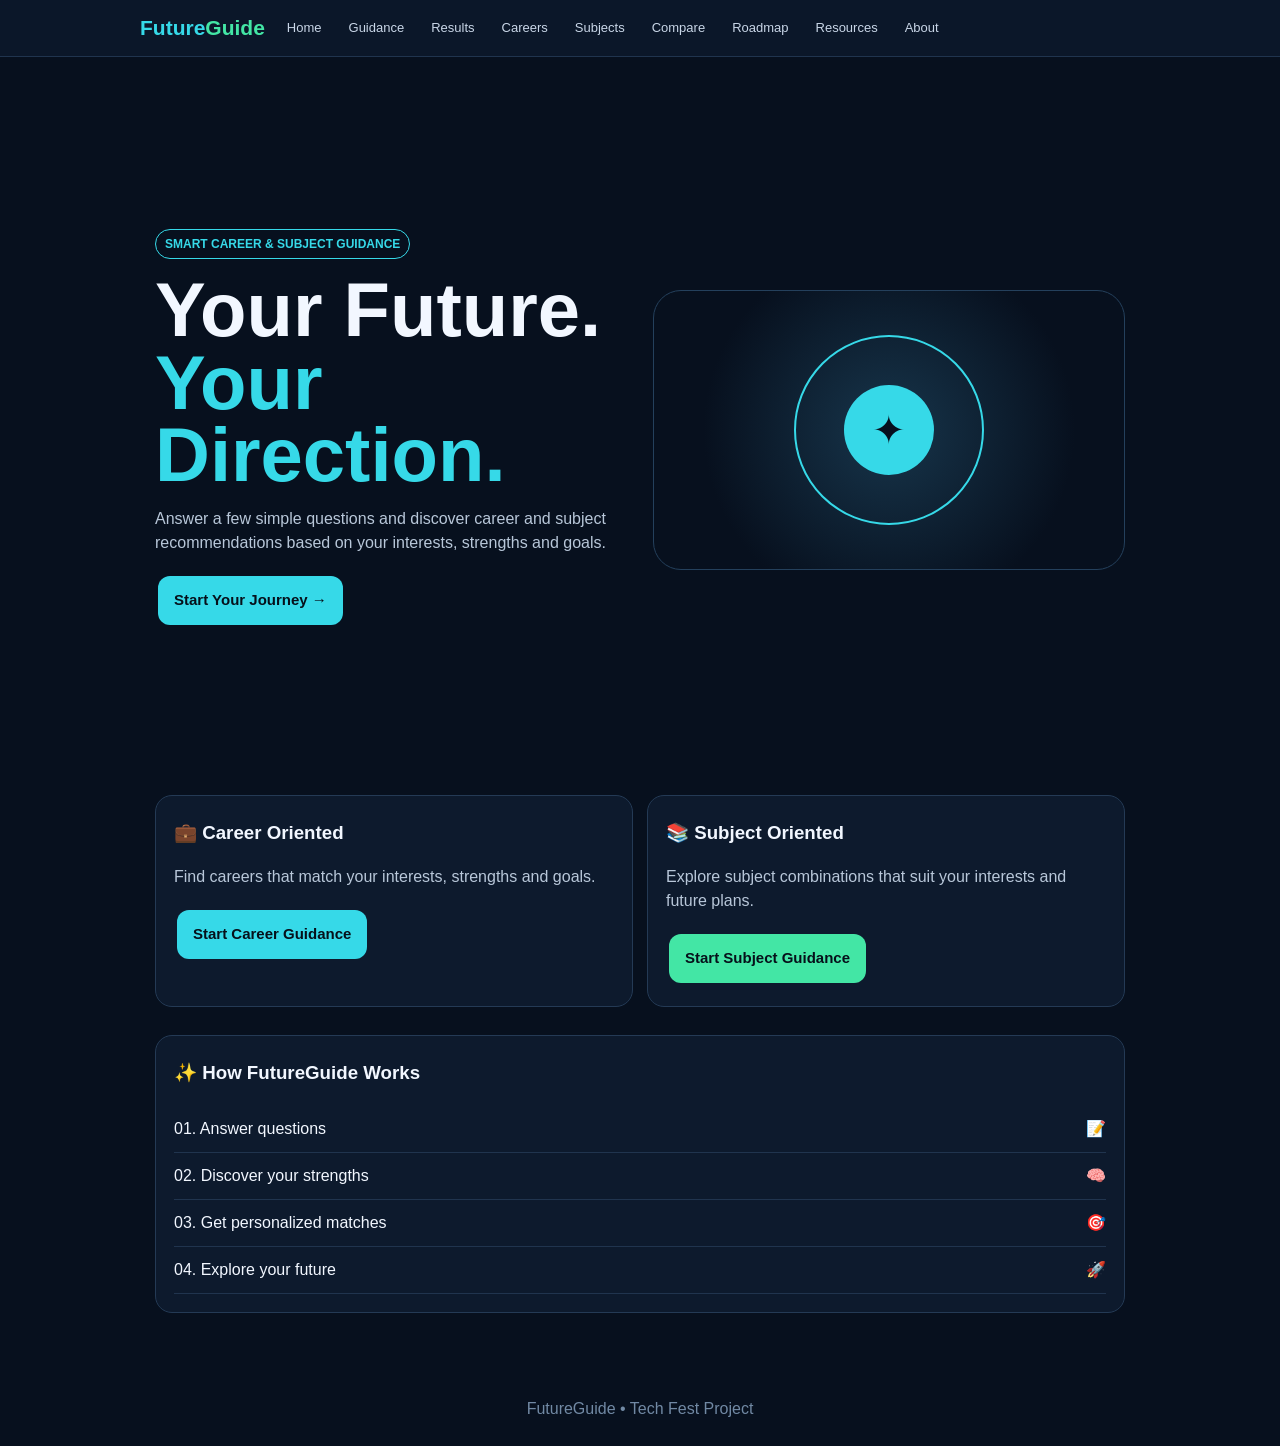
<file: index.html>
<!DOCTYPE html>
<html lang="en">

<head>

    <meta charset="UTF-8">

    <meta name="viewport"
          content="width=device-width, initial-scale=1.0">

    <title>FutureGuide</title>

    <link rel="stylesheet"
          href="style.css">

</head>

<body>

<header>

    <div class="nav">

        <div class="logo">
            Future<span>Guide</span>
        </div>

        <a href="index.html">Home</a>
        <a href="guidance.html">Guidance</a>
        <a href="results.html">Results</a>
        <a href="careers.html">Careers</a>
        <a href="subjects.html">Subjects</a>
        <a href="compare.html">Compare</a>
        <a href="roadmap.html">Roadmap</a>
        <a href="resources.html">Resources</a>
        <a href="about.html">About</a>

    </div>

</header>


<main>

    <section class="hero">

        <div class="heroText">

            <span class="badge">
                SMART CAREER & SUBJECT GUIDANCE
            </span>

            <h1>
                Your Future.
                <br>
                <span>Your Direction.</span>
            </h1>

            <p>
                Answer a few simple questions and discover
                career and subject recommendations based
                on your interests, strengths and goals.
            </p>

            <a class="btn primary"
               href="guidance.html">

                Start Your Journey →

            </a>

        </div>


        <div class="heroArt">

            <div class="art">

                <div class="orbit">

                    <div class="core">
                        ✦
                    </div>

                </div>

            </div>

        </div>

    </section>


    <div class="grid">


        <div class="card">

            <h3>
                💼 Career Oriented
            </h3>

            <p>
                Find careers that match your interests,
                strengths and goals.
            </p>

            <a
                class="btn primary"
                href="guidance.html">

                Start Career Guidance

            </a>

        </div>


        <div class="card">

            <h3>
                📚 Subject Oriented
            </h3>

            <p>
                Explore subject combinations that
                suit your interests and future plans.
            </p>

            <a
                class="btn green"
                href="guidance.html">

                Start Subject Guidance

            </a>

        </div>

    </div>


    <div class="card">

        <h3>✨ How FutureGuide Works</h3>

        <div class="row">

            <span>01. Answer questions</span>

            <span>📝</span>

        </div>

        <div class="row">

            <span>02. Discover your strengths</span>

            <span>🧠</span>

        </div>

        <div class="row">

            <span>03. Get personalized matches</span>

            <span>🎯</span>

        </div>

        <div class="row">

            <span>04. Explore your future</span>

            <span>🚀</span>

        </div>

    </div>

</main>


<footer>
    FutureGuide • Tech Fest Project
</footer>


<script src="script.js"></script>

</body>

</html>
</file>
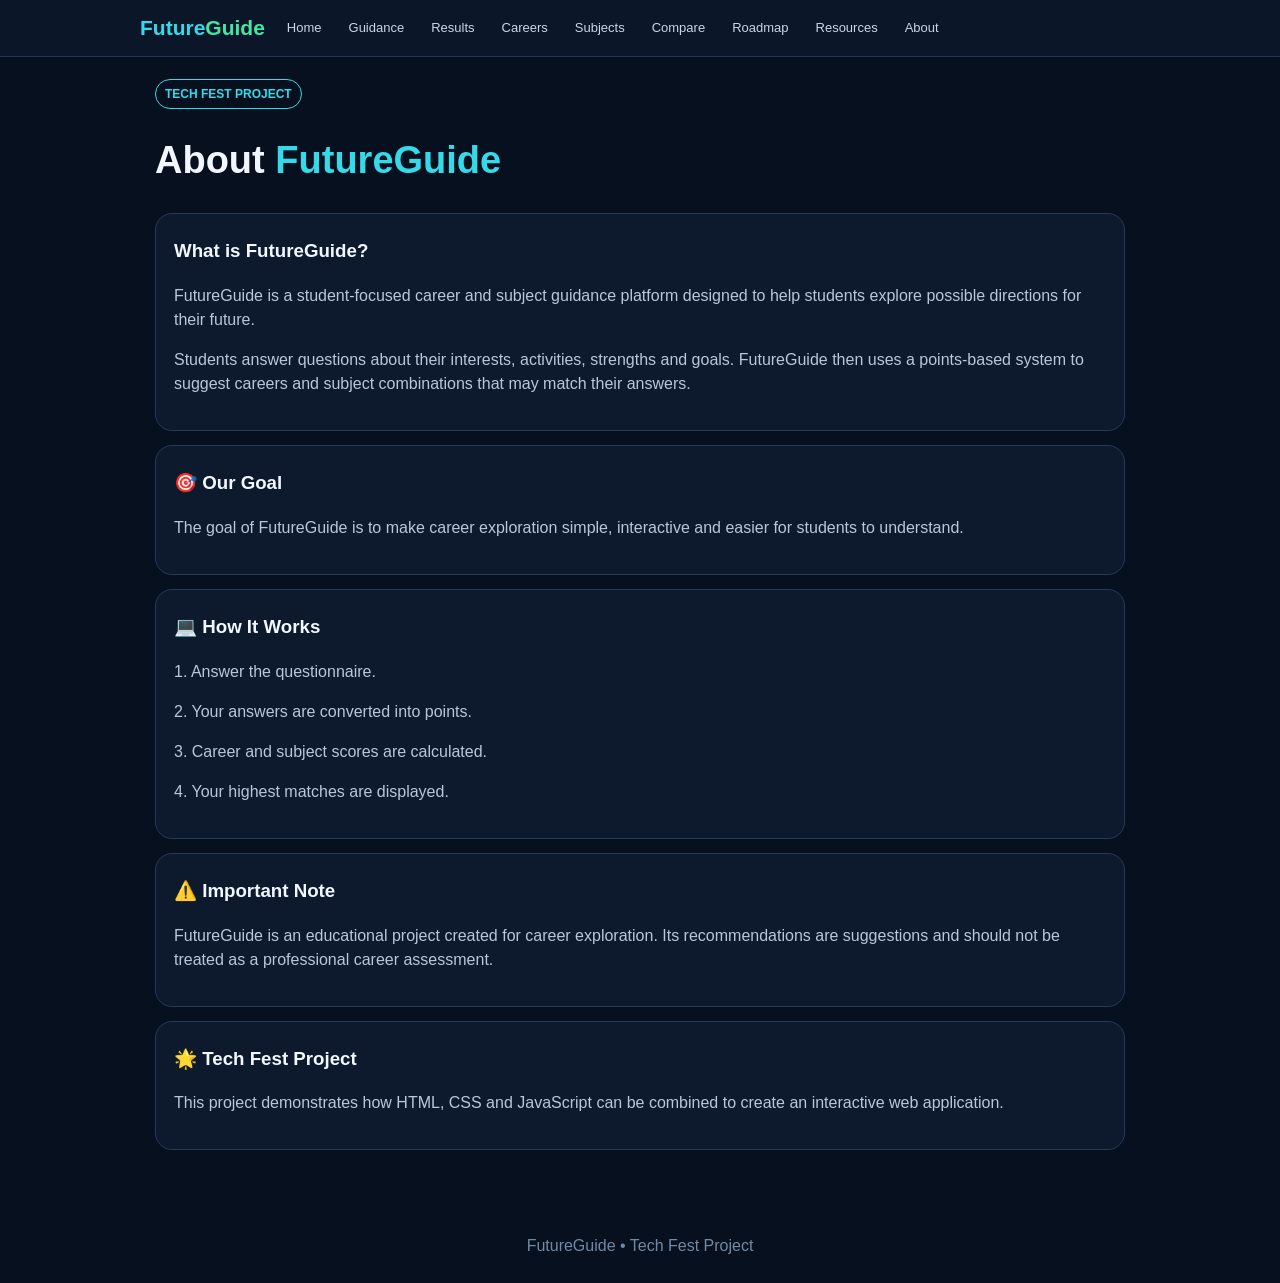
<file: about.html>
<!DOCTYPE html>
<html lang="en">

<head>

    <meta charset="UTF-8">

    <meta name="viewport"
          content="width=device-width, initial-scale=1.0">

    <title>About - FutureGuide</title>

    <link rel="stylesheet" href="style.css">

</head>

<body>

<header>

    <div class="nav">

        <div class="logo">
            Future<span>Guide</span>
        </div>

        <a href="index.html">Home</a>
        <a href="guidance.html">Guidance</a>
        <a href="results.html">Results</a>
        <a href="careers.html">Careers</a>
        <a href="subjects.html">Subjects</a>
        <a href="compare.html">Compare</a>
        <a href="roadmap.html">Roadmap</a>
        <a href="resources.html">Resources</a>
        <a href="about.html">About</a>

    </div>

</header>


<main>

    <span class="badge">
        TECH FEST PROJECT
    </span>

    <h2>
        About <span>FutureGuide</span>
    </h2>


    <div class="card">

        <h3>What is FutureGuide?</h3>

        <p>
            FutureGuide is a student-focused career
            and subject guidance platform designed
            to help students explore possible
            directions for their future.
        </p>

        <p>
            Students answer questions about their
            interests, activities, strengths and goals.
            FutureGuide then uses a points-based system
            to suggest careers and subject combinations
            that may match their answers.
        </p>

    </div>


    <div class="card">

        <h3>🎯 Our Goal</h3>

        <p>
            The goal of FutureGuide is to make career
            exploration simple, interactive and easier
            for students to understand.
        </p>

    </div>


    <div class="card">

        <h3>💻 How It Works</h3>

        <p>
            1. Answer the questionnaire.
        </p>

        <p>
            2. Your answers are converted into points.
        </p>

        <p>
            3. Career and subject scores are calculated.
        </p>

        <p>
            4. Your highest matches are displayed.
        </p>

    </div>


    <div class="card">

        <h3>⚠️ Important Note</h3>

        <p>
            FutureGuide is an educational project
            created for career exploration. Its
            recommendations are suggestions and should
            not be treated as a professional career
            assessment.
        </p>

    </div>


    <div class="card">

        <h3>🌟 Tech Fest Project</h3>

        <p>
            This project demonstrates how HTML, CSS
            and JavaScript can be combined to create
            an interactive web application.
        </p>

    </div>

</main>


<footer>
    FutureGuide • Tech Fest Project
</footer>

</body>
</html>
</file>
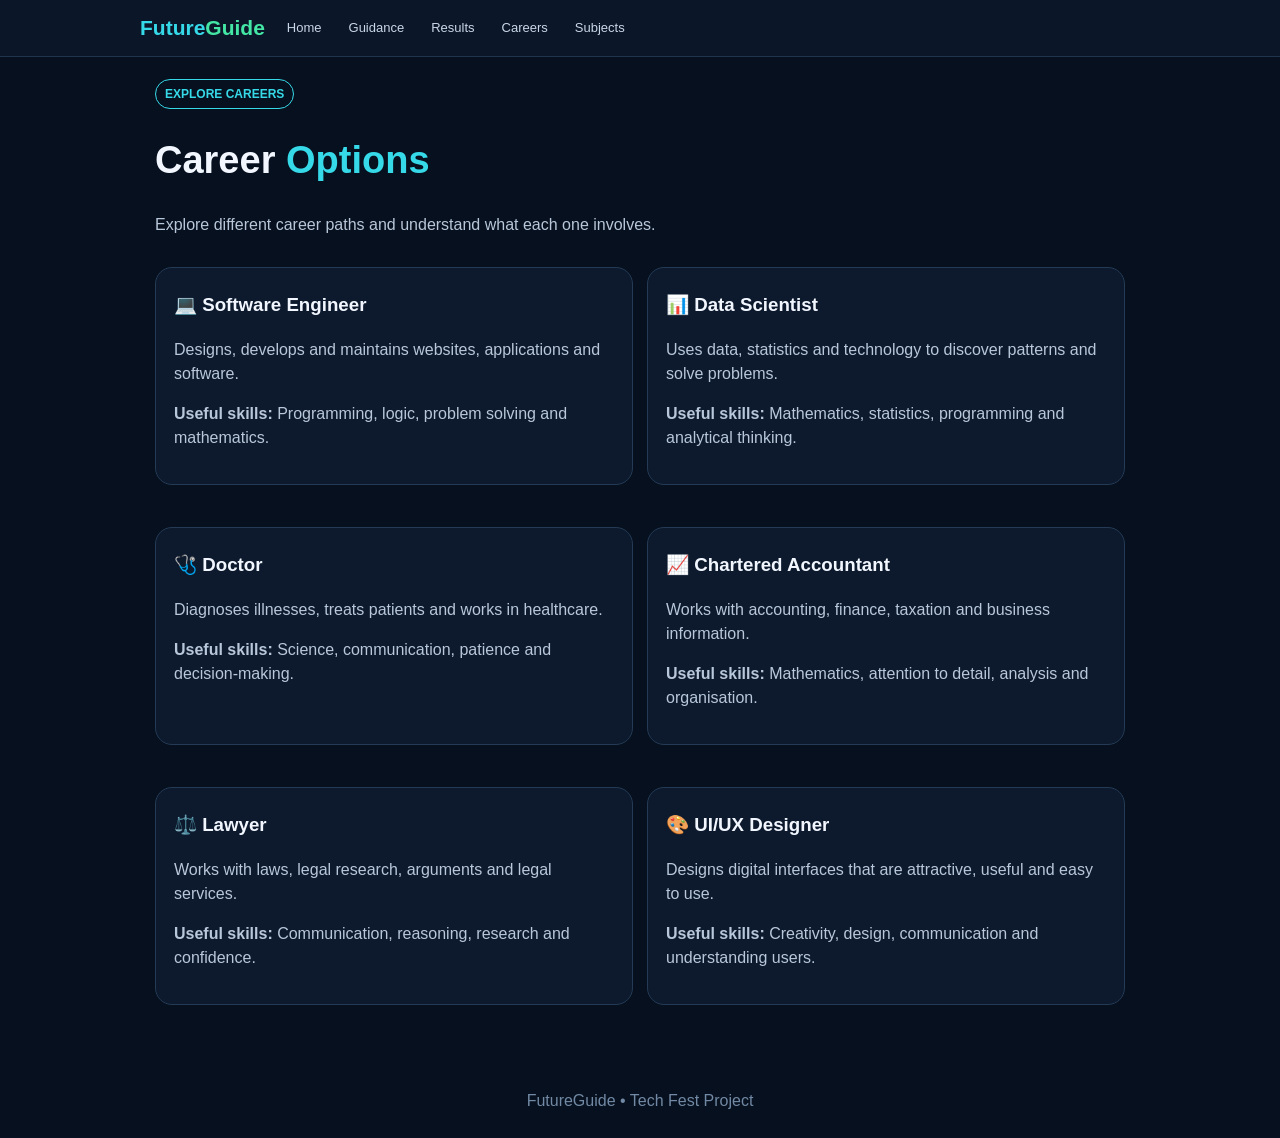
<file: careers.html>
<!DOCTYPE html>
<html lang="en">

<head>

    <meta charset="UTF-8">

    <meta name="viewport"
          content="width=device-width, initial-scale=1.0">

    <title>Careers - FutureGuide</title>

    <link rel="stylesheet" href="style.css">

</head>

<body>

<header>

    <div class="nav">

        <div class="logo">
            Future<span>Guide</span>
        </div>

        <a href="index.html">Home</a>
        <a href="guidance.html">Guidance</a>
        <a href="results.html">Results</a>
        <a href="careers.html">Careers</a>
        <a href="subjects.html">Subjects</a>

    </div>

</header>


<main>

    <span class="badge">
        EXPLORE CAREERS
    </span>

    <h2>
        Career <span>Options</span>
    </h2>

    <p>
        Explore different career paths and
        understand what each one involves.
    </p>


    <div class="grid">


        <div class="card">

            <h3>💻 Software Engineer</h3>

            <p>
                Designs, develops and maintains
                websites, applications and software.
            </p>

            <p>
                <b>Useful skills:</b>
                Programming, logic, problem solving
                and mathematics.
            </p>

        </div>


        <div class="card">

            <h3>📊 Data Scientist</h3>

            <p>
                Uses data, statistics and technology
                to discover patterns and solve problems.
            </p>

            <p>
                <b>Useful skills:</b>
                Mathematics, statistics, programming
                and analytical thinking.
            </p>

        </div>


        <div class="card">

            <h3>🩺 Doctor</h3>

            <p>
                Diagnoses illnesses, treats patients
                and works in healthcare.
            </p>

            <p>
                <b>Useful skills:</b>
                Science, communication, patience
                and decision-making.
            </p>

        </div>


        <div class="card">

            <h3>📈 Chartered Accountant</h3>

            <p>
                Works with accounting, finance,
                taxation and business information.
            </p>

            <p>
                <b>Useful skills:</b>
                Mathematics, attention to detail,
                analysis and organisation.
            </p>

        </div>


        <div class="card">

            <h3>⚖️ Lawyer</h3>

            <p>
                Works with laws, legal research,
                arguments and legal services.
            </p>

            <p>
                <b>Useful skills:</b>
                Communication, reasoning,
                research and confidence.
            </p>

        </div>


        <div class="card">

            <h3>🎨 UI/UX Designer</h3>

            <p>
                Designs digital interfaces that
                are attractive, useful and easy to use.
            </p>

            <p>
                <b>Useful skills:</b>
                Creativity, design, communication
                and understanding users.
            </p>

        </div>

    </div>

</main>


<footer>
    FutureGuide • Tech Fest Project
</footer>

</body>
</html>
</file>
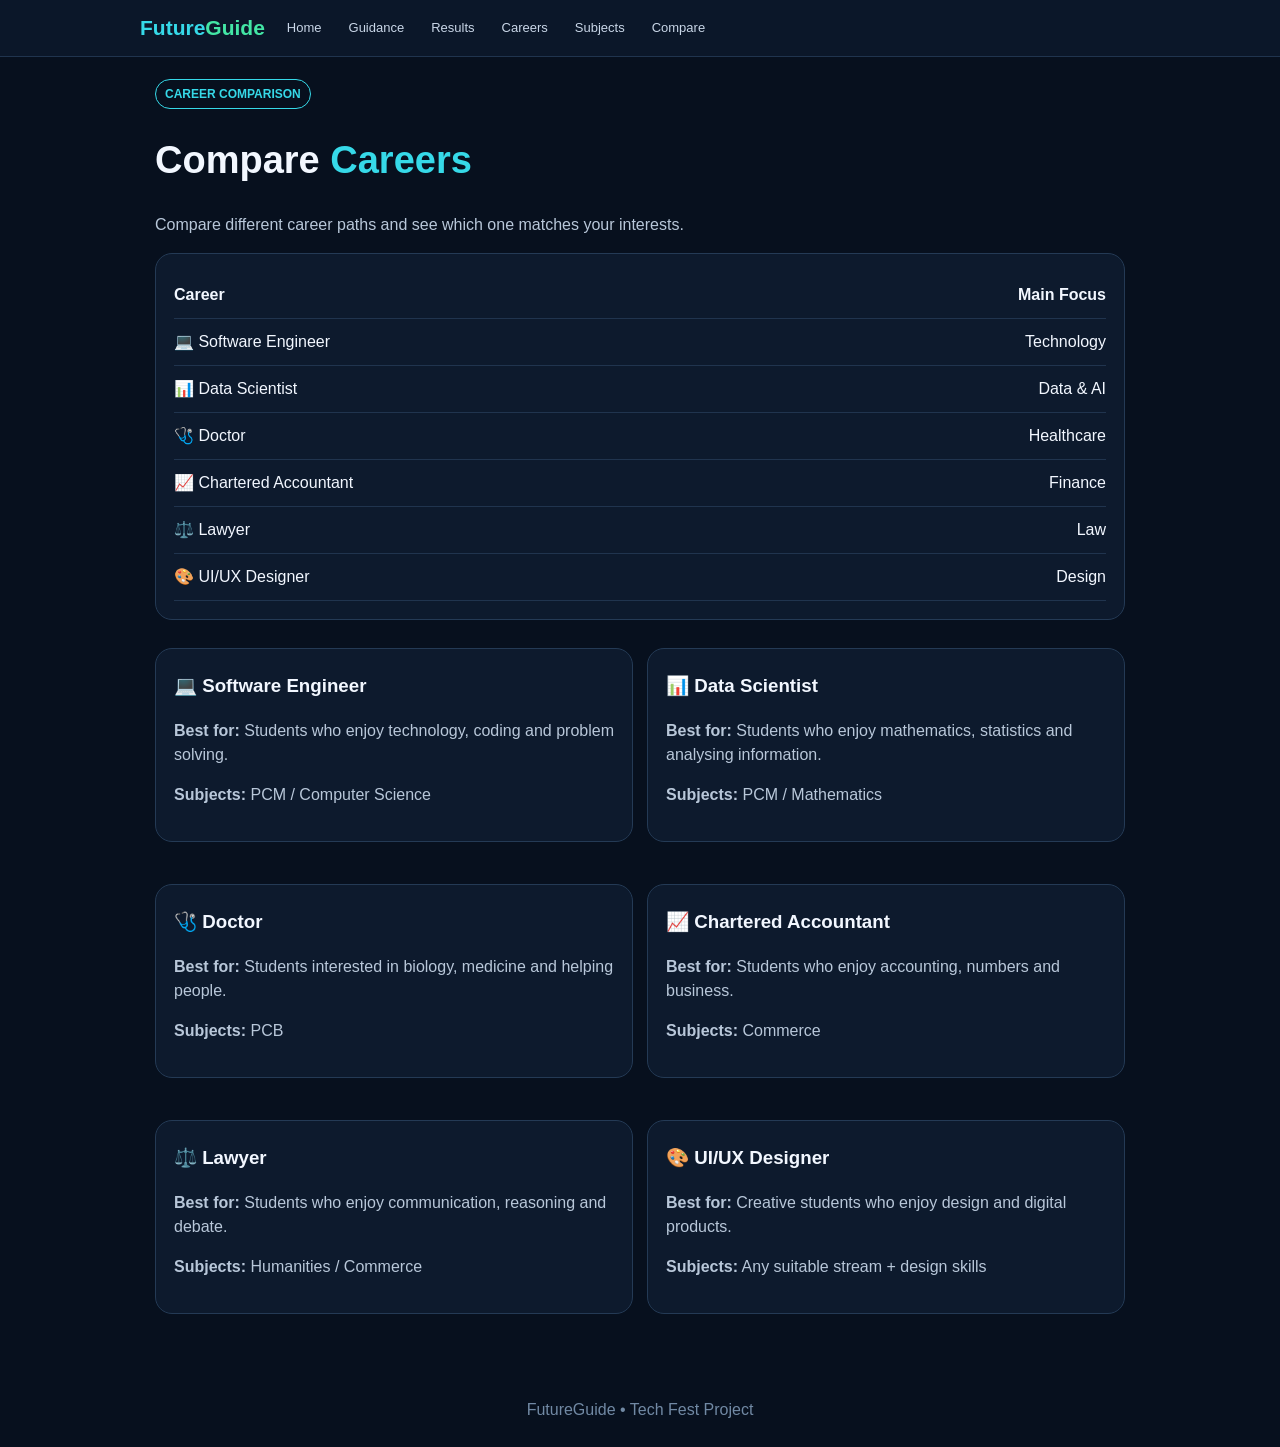
<file: compare.html>
<!DOCTYPE html>
<html lang="en">

<head>

    <meta charset="UTF-8">

    <meta name="viewport"
          content="width=device-width, initial-scale=1.0">

    <title>Compare Careers - FutureGuide</title>

    <link rel="stylesheet" href="style.css">

</head>

<body>

<header>

    <div class="nav">

        <div class="logo">
            Future<span>Guide</span>
        </div>

        <a href="index.html">Home</a>
        <a href="guidance.html">Guidance</a>
        <a href="results.html">Results</a>
        <a href="careers.html">Careers</a>
        <a href="subjects.html">Subjects</a>
        <a href="compare.html">Compare</a>

    </div>

</header>


<main>

    <span class="badge">
        CAREER COMPARISON
    </span>

    <h2>
        Compare <span>Careers</span>
    </h2>

    <p>
        Compare different career paths and
        see which one matches your interests.
    </p>


    <div class="card">

        <div class="row">
            <b>Career</b>
            <b>Main Focus</b>
        </div>

        <div class="row">
            <span>💻 Software Engineer</span>
            <span>Technology</span>
        </div>

        <div class="row">
            <span>📊 Data Scientist</span>
            <span>Data & AI</span>
        </div>

        <div class="row">
            <span>🩺 Doctor</span>
            <span>Healthcare</span>
        </div>

        <div class="row">
            <span>📈 Chartered Accountant</span>
            <span>Finance</span>
        </div>

        <div class="row">
            <span>⚖️ Lawyer</span>
            <span>Law</span>
        </div>

        <div class="row">
            <span>🎨 UI/UX Designer</span>
            <span>Design</span>
        </div>

    </div>


    <div class="grid">


        <div class="card">

            <h3>💻 Software Engineer</h3>

            <p>
                <b>Best for:</b>
                Students who enjoy technology,
                coding and problem solving.
            </p>

            <p>
                <b>Subjects:</b>
                PCM / Computer Science
            </p>

        </div>


        <div class="card">

            <h3>📊 Data Scientist</h3>

            <p>
                <b>Best for:</b>
                Students who enjoy mathematics,
                statistics and analysing information.
            </p>

            <p>
                <b>Subjects:</b>
                PCM / Mathematics
            </p>

        </div>


        <div class="card">

            <h3>🩺 Doctor</h3>

            <p>
                <b>Best for:</b>
                Students interested in biology,
                medicine and helping people.
            </p>

            <p>
                <b>Subjects:</b>
                PCB
            </p>

        </div>


        <div class="card">

            <h3>📈 Chartered Accountant</h3>

            <p>
                <b>Best for:</b>
                Students who enjoy accounting,
                numbers and business.
            </p>

            <p>
                <b>Subjects:</b>
                Commerce
            </p>

        </div>


        <div class="card">

            <h3>⚖️ Lawyer</h3>

            <p>
                <b>Best for:</b>
                Students who enjoy communication,
                reasoning and debate.
            </p>

            <p>
                <b>Subjects:</b>
                Humanities / Commerce
            </p>

        </div>


        <div class="card">

            <h3>🎨 UI/UX Designer</h3>

            <p>
                <b>Best for:</b>
                Creative students who enjoy
                design and digital products.
            </p>

            <p>
                <b>Subjects:</b>
                Any suitable stream + design skills
            </p>

        </div>

    </div>

</main>


<footer>
    FutureGuide • Tech Fest Project
</footer>

</body>
</html>
</file>
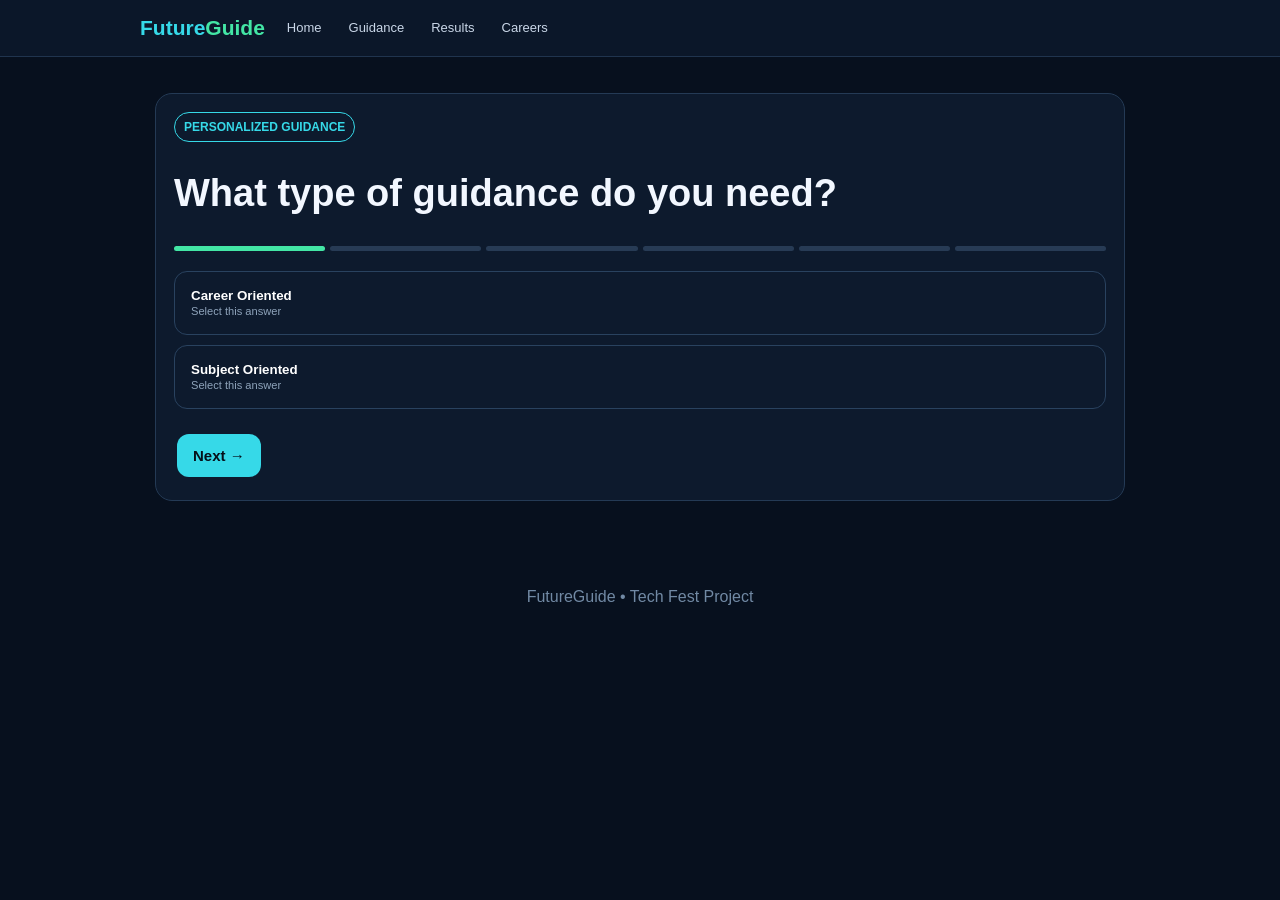
<file: guidance.html>
<!DOCTYPE html>
<html lang="en">

<head>
    <meta charset="UTF-8">

    <meta name="viewport"
          content="width=device-width, initial-scale=1.0">

    <title>Guidance - FutureGuide</title>

    <link rel="stylesheet" href="style.css">
</head>

<body>

<header>

    <div class="nav">

        <div class="logo">
            Future<span>Guide</span>
        </div>

        <a href="index.html">Home</a>
        <a href="guidance.html">Guidance</a>
        <a href="results.html">Results</a>
        <a href="careers.html">Careers</a>

    </div>

</header>


<main>

    <div class="card">

        <span class="badge">
            PERSONALIZED GUIDANCE
        </span>

        <h2 id="question">
            Loading...
        </h2>

        <div id="progress" class="progress"></div>

        <div id="options" class="options"></div>

        <button
            id="next"
            class="btn primary"
            onclick="next()">

            Next →

        </button>

    </div>

</main>


<footer>
    FutureGuide • Tech Fest Project
</footer>


<script src="script.js"></script>

<script>
    render();
</script>

</body>
</html>
</file>
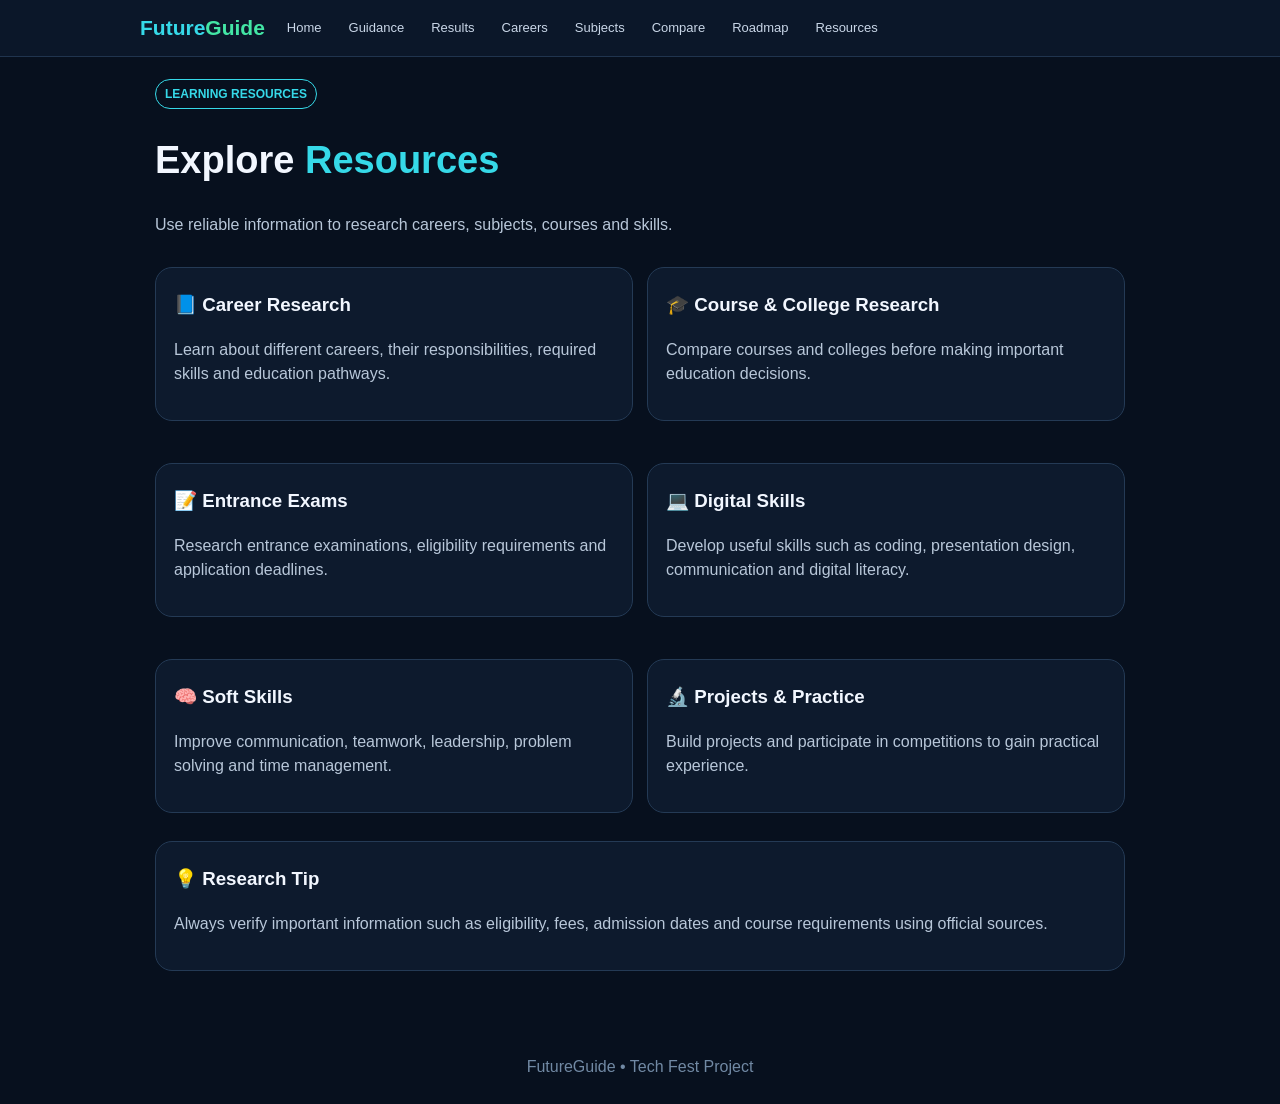
<file: resources.html>
<!DOCTYPE html>
<html lang="en">

<head>

    <meta charset="UTF-8">

    <meta name="viewport"
          content="width=device-width, initial-scale=1.0">

    <title>Resources - FutureGuide</title>

    <link rel="stylesheet" href="style.css">

</head>

<body>

<header>

    <div class="nav">

        <div class="logo">
            Future<span>Guide</span>
        </div>

        <a href="index.html">Home</a>
        <a href="guidance.html">Guidance</a>
        <a href="results.html">Results</a>
        <a href="careers.html">Careers</a>
        <a href="subjects.html">Subjects</a>
        <a href="compare.html">Compare</a>
        <a href="roadmap.html">Roadmap</a>
        <a href="resources.html">Resources</a>

    </div>

</header>


<main>

    <span class="badge">
        LEARNING RESOURCES
    </span>

    <h2>
        Explore <span>Resources</span>
    </h2>

    <p>
        Use reliable information to research
        careers, subjects, courses and skills.
    </p>


    <div class="grid">


        <div class="card">

            <h3>📘 Career Research</h3>

            <p>
                Learn about different careers,
                their responsibilities, required
                skills and education pathways.
            </p>

        </div>


        <div class="card">

            <h3>🎓 Course & College Research</h3>

            <p>
                Compare courses and colleges before
                making important education decisions.
            </p>

        </div>


        <div class="card">

            <h3>📝 Entrance Exams</h3>

            <p>
                Research entrance examinations,
                eligibility requirements and
                application deadlines.
            </p>

        </div>


        <div class="card">

            <h3>💻 Digital Skills</h3>

            <p>
                Develop useful skills such as
                coding, presentation design,
                communication and digital literacy.
            </p>

        </div>


        <div class="card">

            <h3>🧠 Soft Skills</h3>

            <p>
                Improve communication, teamwork,
                leadership, problem solving and
                time management.
            </p>

        </div>


        <div class="card">

            <h3>🔬 Projects & Practice</h3>

            <p>
                Build projects and participate in
                competitions to gain practical
                experience.
            </p>

        </div>

    </div>


    <div class="card">

        <h3>💡 Research Tip</h3>

        <p>
            Always verify important information such
            as eligibility, fees, admission dates and
            course requirements using official sources.
        </p>

    </div>

</main>


<footer>
    FutureGuide • Tech Fest Project
</footer>

</body>
</html>
</file>
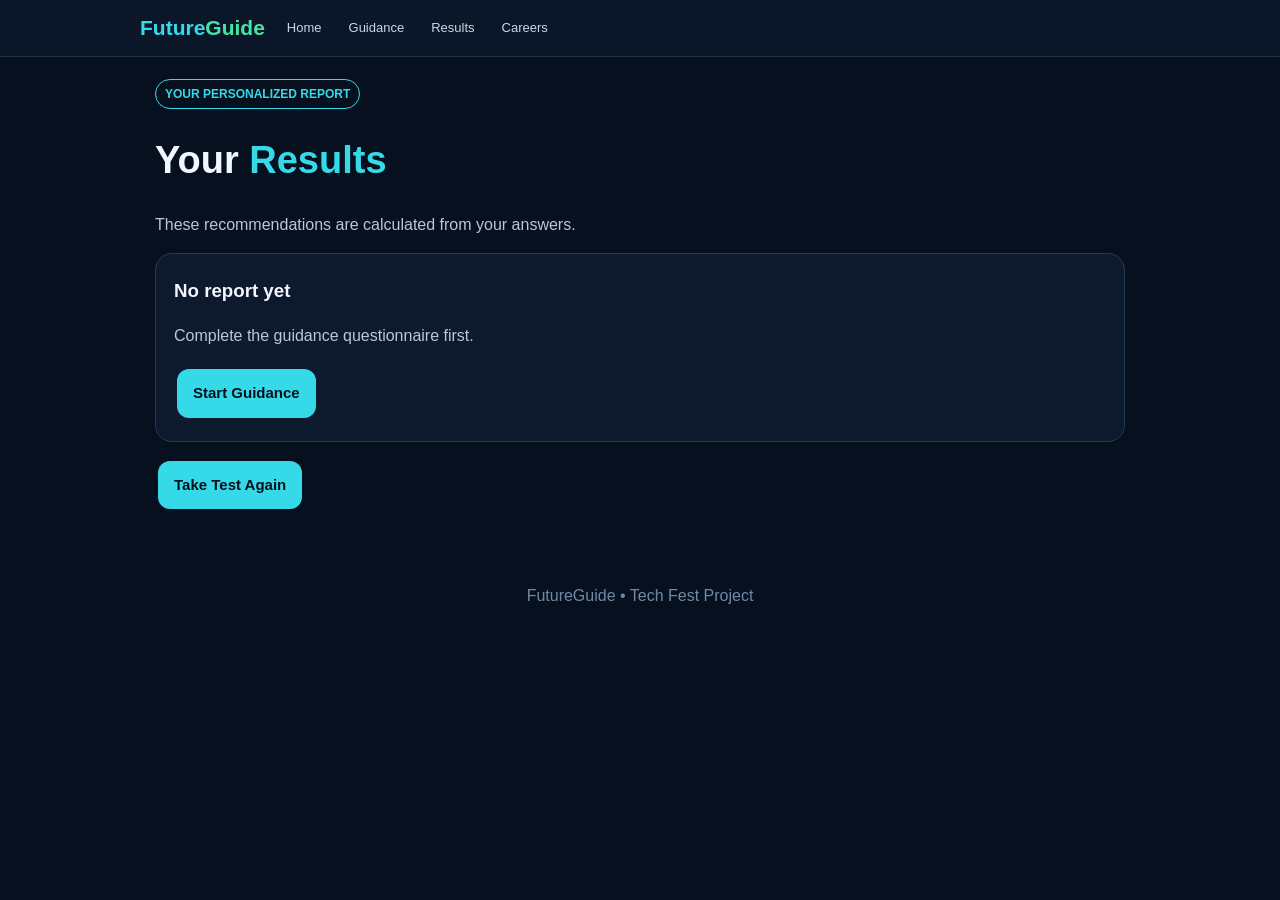
<file: results.html>
<!DOCTYPE html>
<html lang="en">

<head>

    <meta charset="UTF-8">

    <meta name="viewport"
          content="width=device-width, initial-scale=1.0">

    <title>Results - FutureGuide</title>

    <link rel="stylesheet"
          href="style.css">

</head>

<body>

<header>

    <div class="nav">

        <div class="logo">
            Future<span>Guide</span>
        </div>

        <a href="index.html">Home</a>
        <a href="guidance.html">Guidance</a>
        <a href="results.html">Results</a>
        <a href="careers.html">Careers</a>

    </div>

</header>


<main>

    <span class="badge">
        YOUR PERSONALIZED REPORT
    </span>

    <h2>
        Your <span>Results</span>
    </h2>

    <p>
        These recommendations are calculated
        from your answers.
    </p>


    <div id="report">
    </div>


    <a class="btn primary"
       href="guidance.html">

        Take Test Again

    </a>

</main>


<footer>
    FutureGuide • Tech Fest Project
</footer>


<script src="script.js"></script>

<script>

    results();

</script>

</body>
</html>
</file>
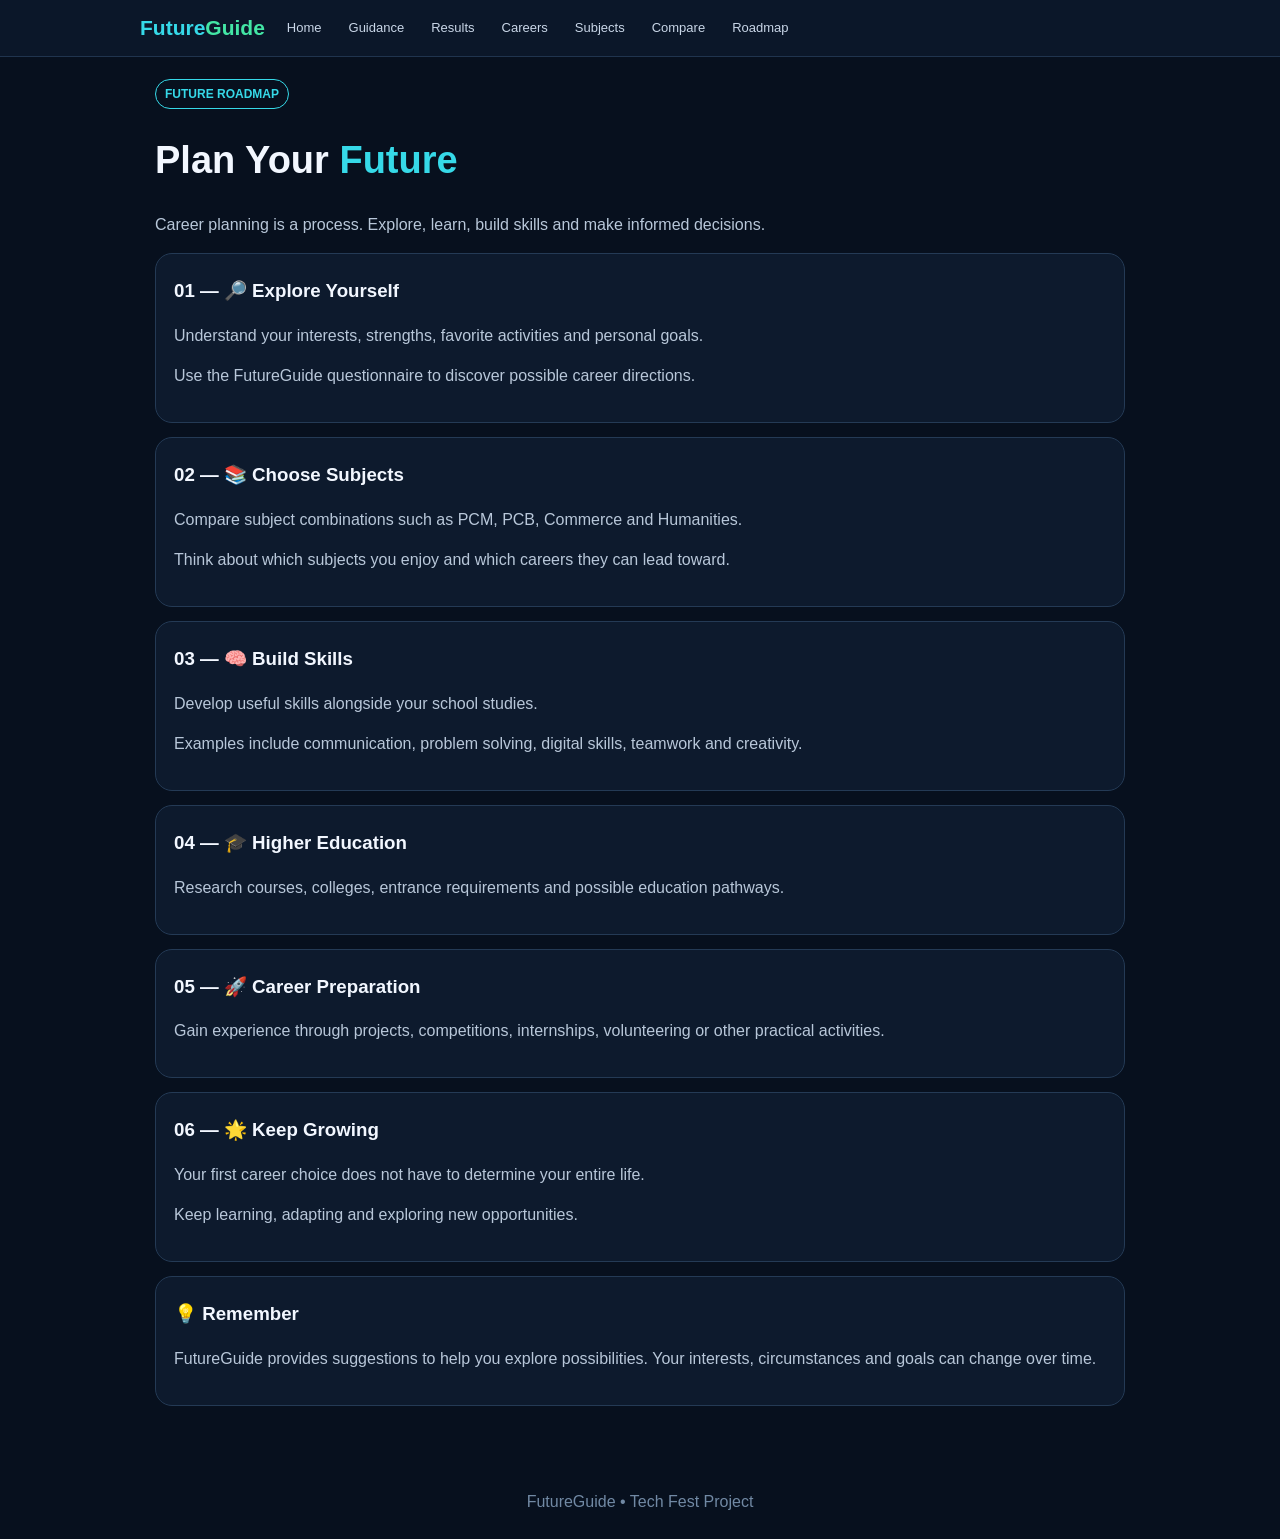
<file: roadmap.html>
<!DOCTYPE html>
<html lang="en">

<head>

    <meta charset="UTF-8">

    <meta name="viewport"
          content="width=device-width, initial-scale=1.0">

    <title>Future Roadmap - FutureGuide</title>

    <link rel="stylesheet" href="style.css">

</head>

<body>

<header>

    <div class="nav">

        <div class="logo">
            Future<span>Guide</span>
        </div>

        <a href="index.html">Home</a>
        <a href="guidance.html">Guidance</a>
        <a href="results.html">Results</a>
        <a href="careers.html">Careers</a>
        <a href="subjects.html">Subjects</a>
        <a href="compare.html">Compare</a>
        <a href="roadmap.html">Roadmap</a>

    </div>

</header>


<main>

    <span class="badge">
        FUTURE ROADMAP
    </span>

    <h2>
        Plan Your <span>Future</span>
    </h2>

    <p>
        Career planning is a process. Explore,
        learn, build skills and make informed decisions.
    </p>


    <!-- STEP 1 -->

    <div class="card">

        <h3>01 — 🔎 Explore Yourself</h3>

        <p>
            Understand your interests, strengths,
            favorite activities and personal goals.
        </p>

        <p>
            Use the FutureGuide questionnaire to
            discover possible career directions.
        </p>

    </div>


    <!-- STEP 2 -->

    <div class="card">

        <h3>02 — 📚 Choose Subjects</h3>

        <p>
            Compare subject combinations such as
            PCM, PCB, Commerce and Humanities.
        </p>

        <p>
            Think about which subjects you enjoy
            and which careers they can lead toward.
        </p>

    </div>


    <!-- STEP 3 -->

    <div class="card">

        <h3>03 — 🧠 Build Skills</h3>

        <p>
            Develop useful skills alongside your
            school studies.
        </p>

        <p>
            Examples include communication,
            problem solving, digital skills,
            teamwork and creativity.
        </p>

    </div>


    <!-- STEP 4 -->

    <div class="card">

        <h3>04 — 🎓 Higher Education</h3>

        <p>
            Research courses, colleges,
            entrance requirements and
            possible education pathways.
        </p>

    </div>


    <!-- STEP 5 -->

    <div class="card">

        <h3>05 — 🚀 Career Preparation</h3>

        <p>
            Gain experience through projects,
            competitions, internships,
            volunteering or other practical activities.
        </p>

    </div>


    <!-- STEP 6 -->

    <div class="card">

        <h3>06 — 🌟 Keep Growing</h3>

        <p>
            Your first career choice does not have
            to determine your entire life.
        </p>

        <p>
            Keep learning, adapting and exploring
            new opportunities.
        </p>

    </div>


    <div class="card">

        <h3>💡 Remember</h3>

        <p>
            FutureGuide provides suggestions to help
            you explore possibilities. Your interests,
            circumstances and goals can change over time.
        </p>

    </div>

</main>


<footer>
    FutureGuide • Tech Fest Project
</footer>


</body>
</html>
</file>
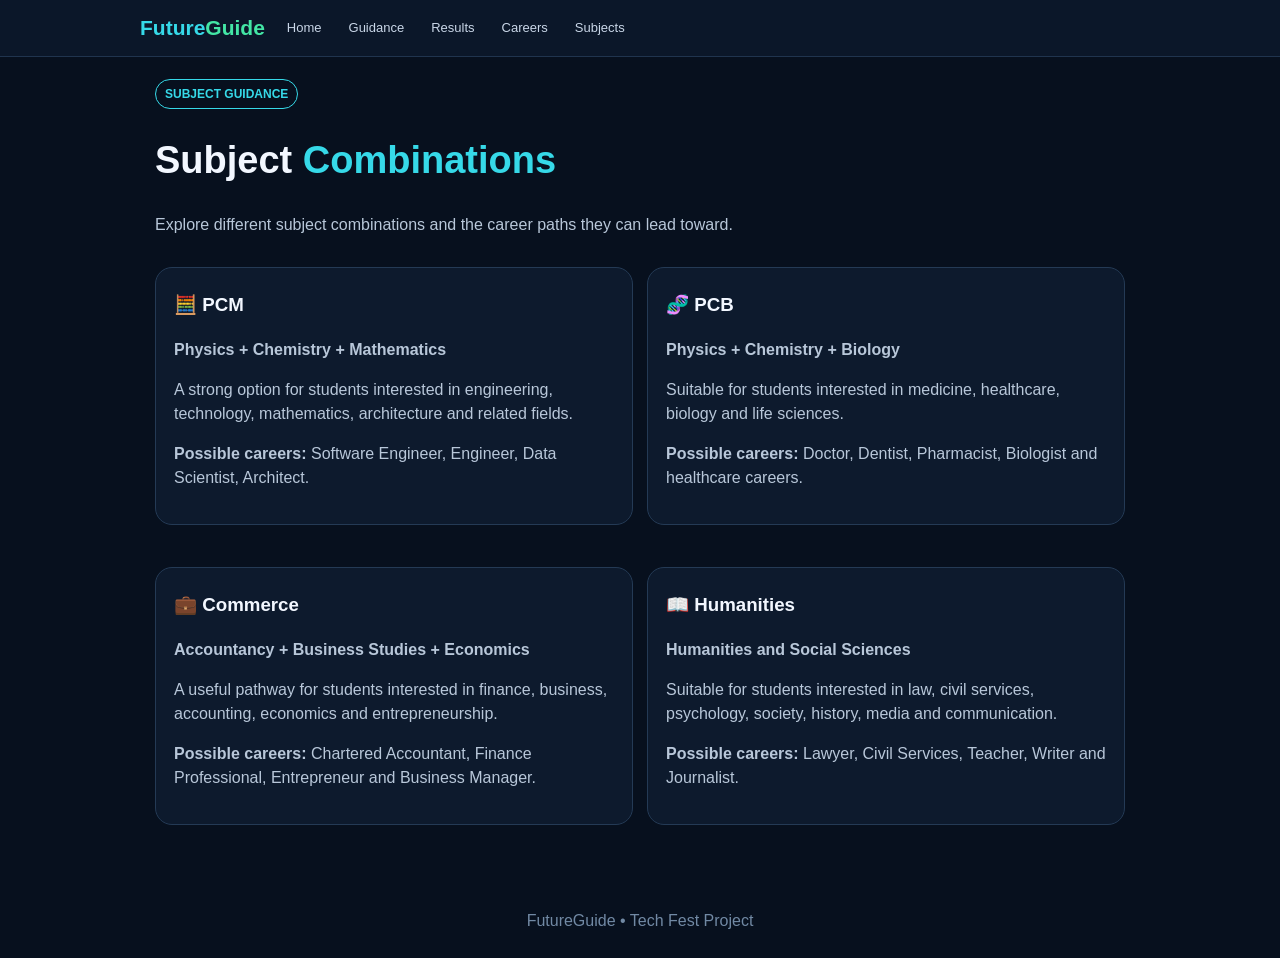
<file: subjects.html>
<!DOCTYPE html>
<html lang="en">

<head>

    <meta charset="UTF-8">

    <meta name="viewport"
          content="width=device-width, initial-scale=1.0">

    <title>Subjects - FutureGuide</title>

    <link rel="stylesheet" href="style.css">

</head>

<body>

<header>

    <div class="nav">

        <div class="logo">
            Future<span>Guide</span>
        </div>

        <a href="index.html">Home</a>
        <a href="guidance.html">Guidance</a>
        <a href="results.html">Results</a>
        <a href="careers.html">Careers</a>
        <a href="subjects.html">Subjects</a>

    </div>

</header>


<main>

    <span class="badge">
        SUBJECT GUIDANCE
    </span>

    <h2>
        Subject <span>Combinations</span>
    </h2>

    <p>
        Explore different subject combinations
        and the career paths they can lead toward.
    </p>


    <div class="grid">


        <!-- PCM -->

        <div class="card">

            <h3>🧮 PCM</h3>

            <p>
                <b>Physics + Chemistry + Mathematics</b>
            </p>

            <p>
                A strong option for students interested
                in engineering, technology, mathematics,
                architecture and related fields.
            </p>

            <p>
                <b>Possible careers:</b>
                Software Engineer, Engineer,
                Data Scientist, Architect.
            </p>

        </div>


        <!-- PCB -->

        <div class="card">

            <h3>🧬 PCB</h3>

            <p>
                <b>Physics + Chemistry + Biology</b>
            </p>

            <p>
                Suitable for students interested
                in medicine, healthcare, biology
                and life sciences.
            </p>

            <p>
                <b>Possible careers:</b>
                Doctor, Dentist, Pharmacist,
                Biologist and healthcare careers.
            </p>

        </div>


        <!-- COMMERCE -->

        <div class="card">

            <h3>💼 Commerce</h3>

            <p>
                <b>Accountancy + Business Studies + Economics</b>
            </p>

            <p>
                A useful pathway for students interested
                in finance, business, accounting,
                economics and entrepreneurship.
            </p>

            <p>
                <b>Possible careers:</b>
                Chartered Accountant, Finance Professional,
                Entrepreneur and Business Manager.
            </p>

        </div>


        <!-- HUMANITIES -->

        <div class="card">

            <h3>📖 Humanities</h3>

            <p>
                <b>Humanities and Social Sciences</b>
            </p>

            <p>
                Suitable for students interested
                in law, civil services, psychology,
                society, history, media and communication.
            </p>

            <p>
                <b>Possible careers:</b>
                Lawyer, Civil Services,
                Teacher, Writer and Journalist.
            </p>

        </div>

    </div>

</main>


<footer>
    FutureGuide • Tech Fest Project
</footer>

</body>
</html>
</file>
<file: style.css>
* {
    box-sizing: border-box;
}

body {
    margin: 0;
    background: #07101e;
    color: #f2f7ff;
    font-family: Arial, sans-serif;
    line-height: 1.5;
}

header {
    position: sticky;
    top: 0;
    z-index: 10;
    background: #0b1729;
    border-bottom: 1px solid #20344e;
    padding: 10px;
}

.nav {
    display: flex;
    align-items: center;
    gap: 7px;
    overflow-x: auto;
    max-width: 1000px;
    margin: auto;
}

.nav a {
    white-space: nowrap;
    padding: 8px 10px;
    border-radius: 9px;
    color: #c9d6e7;
    font-size: 13px;
    text-decoration: none;
}

.nav a:hover {
    background: #182a43;
    color: white;
}

.logo {
    font-size: 21px;
    font-weight: 800;
    color: #36d9e8;
    margin-right: 5px;
}

.logo span {
    color: #43e6a5;
}

main {
    max-width: 1000px;
    margin: auto;
    padding: 22px 15px 45px;
}

.hero {
    min-height: 78vh;
    display: flex;
    align-items: center;
    gap: 25px;
}

.heroText,
.heroArt {
    flex: 1;
}

h1 {
    font-size: clamp(42px, 12vw, 76px);
    line-height: .95;
    margin: 15px 0;
}

h1 span,
h2 span {
    color: #36d9e8;
}

h2 {
    font-size: 38px;
    line-height: 1.1;
}

h3 {
    margin-top: 5px;
}

p {
    color: #b8c7d9;
}

.btn {
    display: inline-block;
    border: 0;
    border-radius: 12px;
    padding: 13px 16px;
    margin: 5px 3px;
    font-weight: 700;
    font-size: 15px;
    cursor: pointer;
    text-decoration: none;
}

.primary {
    background: #36d9e8;
    color: #06101a;
}

.green {
    background: #43e6a5;
    color: #06101a;
}

.dark {
    background: #182a43;
    color: white;
}

.card {
    background: #0d1a2d;
    border: 1px solid #243a55;
    border-radius: 17px;
    padding: 18px;
    margin: 14px 0;
}

.card:hover {
    border-color: #36d9e8;
}

.grid {
    display: grid;
    grid-template-columns: repeat(2, 1fr);
    gap: 14px;
}

.art {
    height: 280px;
    border-radius: 28px;
    border: 1px solid #24405c;
    background: radial-gradient(
        circle,
        #17354b,
        #07101e 68%
    );
    display: grid;
    place-items: center;
}

.orbit {
    width: 190px;
    height: 190px;
    border: 2px solid #36d9e8;
    border-radius: 50%;
    display: grid;
    place-items: center;
}

.core {
    width: 90px;
    height: 90px;
    border-radius: 50%;
    background: #36d9e8;
    color: #07101e;
    display: grid;
    place-items: center;
    font-size: 40px;
}

.badge {
    display: inline-block;
    border: 1px solid #36d9e8;
    color: #36d9e8;
    border-radius: 20px;
    padding: 5px 9px;
    font-size: 12px;
    font-weight: 700;
}

.options {
    display: grid;
    grid-template-columns: 1fr;
    gap: 10px;
    margin: 20px 0;
}

.option {
    width: 100%;
    background: #0d1a2d;
    border: 1px solid #29425f;
    color: white;
    border-radius: 13px;
    padding: 16px;
    text-align: left;
    cursor: pointer;
}

.option:hover {
    border-color: #36d9e8;
}

.option.selected {
    border-color: #43e6a5;
    background: #102d2c;
}

.option b {
    display: block;
}

.option small {
    color: #8ea3ba;
}

.progress {
    display: flex;
    gap: 5px;
    margin: 20px 0;
}

.progress i {
    height: 5px;
    flex: 1;
    background: #273b55;
    border-radius: 5px;
}

.progress i.on {
    background: #43e6a5;
}

.row {
    display: flex;
    justify-content: space-between;
    gap: 12px;
    border-bottom: 1px solid #20344e;
    padding: 11px 0;
}

.score {
    color: #43e6a5;
    font-weight: 800;
}

footer {
    text-align: center;
    color: #7189a4;
    padding: 25px 15px;
}

@media (max-width: 650px) {

    .hero {
        display: block;
        padding-top: 20px;
    }

    .heroArt {
        margin-top: 25px;
    }

    .grid {
        grid-template-columns: 1fr;
    }

    h2 {
        font-size: 32px;
    }

    .art {
        height: 230px;
    }

    .nav a {
        font-size: 12px;
        padding: 7px;
    }

    .card {
        padding: 16px;
    }
}
</file>
